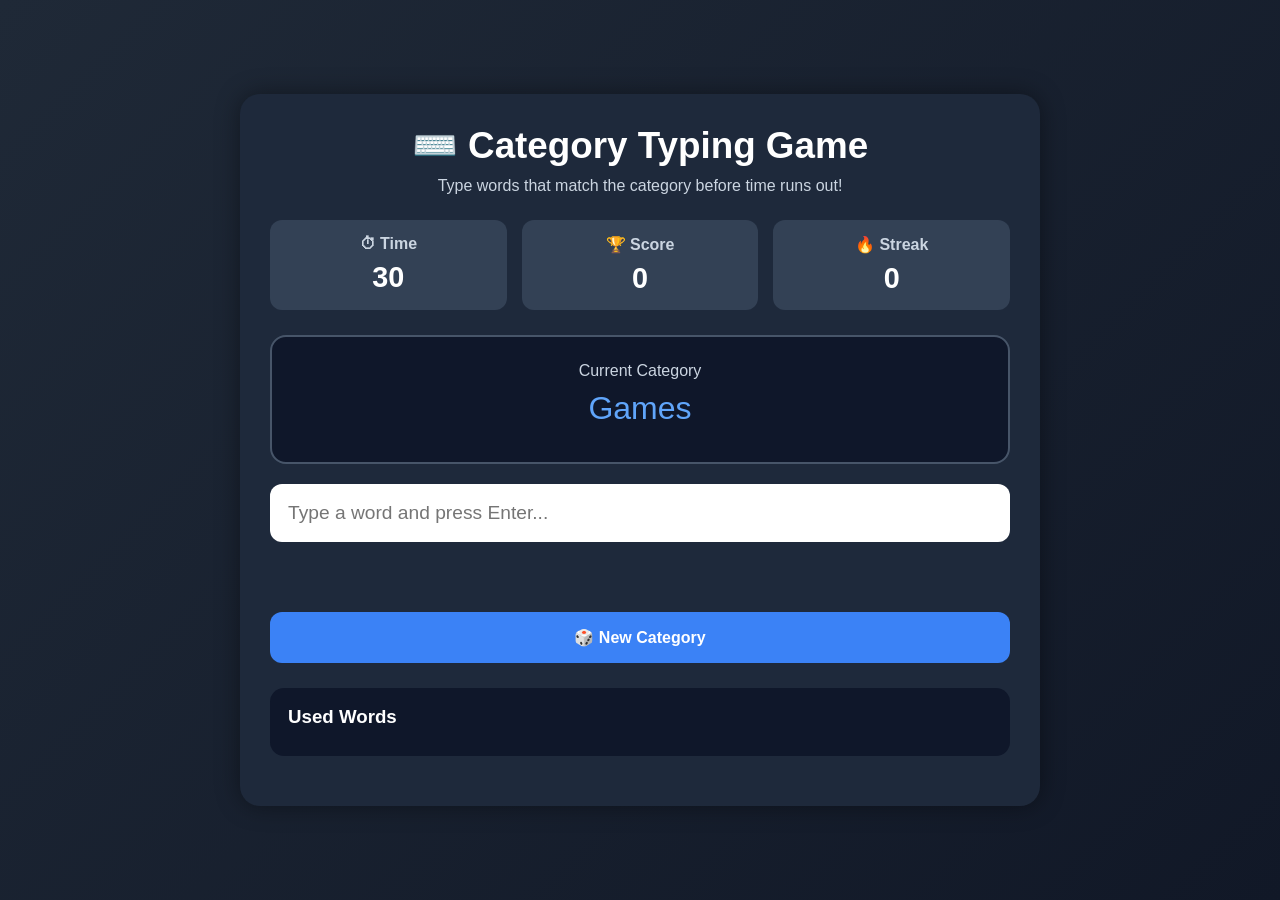
<file:  Guess-the-category.html>
<!DOCTYPE html>
<html lang="en">
<head>
<meta charset="UTF-8" />
<meta name="viewport" content="width=device-width, initial-scale=1.0"/>
<title>Category Typing Game</title>

<style>
    *{
        box-sizing:border-box;
        margin:0;
        padding:0;
        font-family:Arial, Helvetica, sans-serif;
    }

    body{
        background:linear-gradient(135deg,#1f2937,#111827);
        color:white;
        min-height:100vh;
        display:flex;
        justify-content:center;
        align-items:center;
        padding:20px;
    }

    .game{
        width:800px;
        max-width:100%;
        background:#1e293b;
        border-radius:20px;
        padding:30px;
        box-shadow:0 0 25px rgba(0,0,0,.4);
    }

    h1{
        text-align:center;
        margin-bottom:10px;
        font-size:2.3rem;
    }

    .subtitle{
        text-align:center;
        color:#cbd5e1;
        margin-bottom:25px;
    }

    .top{
        display:flex;
        justify-content:space-between;
        gap:15px;
        margin-bottom:25px;
        flex-wrap:wrap;
    }

    .card{
        flex:1;
        min-width:150px;
        background:#334155;
        padding:15px;
        border-radius:12px;
        text-align:center;
    }

    .card h2{
        font-size:1rem;
        margin-bottom:8px;
        color:#cbd5e1;
    }

    .card p{
        font-size:1.8rem;
        font-weight:bold;
    }

    .category-box{
        background:#0f172a;
        border:2px solid #475569;
        border-radius:16px;
        padding:25px;
        text-align:center;
        margin-bottom:20px;
    }

    .category{
        font-size:2rem;
        color:#60a5fa;
        margin-bottom:10px;
    }

    .instruction{
        color:#cbd5e1;
        margin-bottom:10px;
    }

    input{
        width:100%;
        padding:18px;
        border:none;
        outline:none;
        border-radius:12px;
        font-size:1.2rem;
        margin-bottom:20px;
    }

    .feedback{
        min-height:30px;
        text-align:center;
        font-size:1.2rem;
        margin-bottom:20px;
    }

    .correct{
        color:#4ade80;
    }

    .wrong{
        color:#f87171;
    }

    button{
        width:100%;
        padding:16px;
        border:none;
        border-radius:12px;
        background:#3b82f6;
        color:white;
        font-size:1rem;
        font-weight:bold;
        cursor:pointer;
        transition:.2s;
    }

    button:hover{
        background:#2563eb;
    }

    .used-words{
        margin-top:25px;
        background:#0f172a;
        padding:18px;
        border-radius:14px;
    }

    .used-words h3{
        margin-bottom:10px;
    }

    .word-list{
        display:flex;
        flex-wrap:wrap;
        gap:10px;
    }

    .word-chip{
        background:#334155;
        padding:8px 12px;
        border-radius:999px;
    }

    .game-over{
        text-align:center;
        margin-top:20px;
        font-size:1.5rem;
        color:#facc15;
    }
</style>
</head>

<body>

<div class="game">
    <h1>⌨️ Category Typing Game</h1>
    <p class="subtitle">Type words that match the category before time runs out!</p>

    <div class="top">
        <div class="card">
            <h2>⏱ Time</h2>
            <p id="time">30</p>
        </div>

        <div class="card">
            <h2>🏆 Score</h2>
            <p id="score">0</p>
        </div>

        <div class="card">
            <h2>🔥 Streak</h2>
            <p id="streak">0</p>
        </div>
    </div>

    <div class="category-box">
        <div class="instruction">Current Category</div>
        <div class="category" id="category">Animals</div>
    </div>

    <input
        type="text"
        id="input"
        placeholder="Type a word and press Enter..."
        autocomplete="off"
    />

    <div class="feedback" id="feedback"></div>

    <button onclick="newCategory()">🎲 New Category</button>

    <div class="used-words">
        <h3>Used Words</h3>
        <div class="word-list" id="wordList"></div>
    </div>

    <div class="game-over" id="gameOver"></div>
</div>

<script>
const categories = {
    Animals: [
        "dog","cat","lion","tiger","elephant","zebra",
        "giraffe","penguin","bear","wolf","monkey"
    ],

    Foods: [
        "pizza","burger","apple","banana","taco",
        "pasta","rice","salad","cookie","steak"
    ],

    Countries: [
        "canada","brazil","japan","india","france",
        "mexico","italy","china","egypt","spain"
    ],

    Colors: [
        "red","blue","green","yellow","purple",
        "orange","pink","black","white","gray"
    ],

    Sports: [
        "soccer","basketball","tennis","golf",
        "baseball","hockey","cricket","rugby"
    ],

    Games: [
        "minecraft","roblox","fortnite","zelda",
        "mario","tetris","valorant","overwatch"
    ]
};

let currentCategory = "";
let validWords = [];
let usedWords = [];

let score = 0;
let streak = 0;
let time = 30;
let timer;
let gameEnded = false;

const categoryEl = document.getElementById("category");
const inputEl = document.getElementById("input");
const feedbackEl = document.getElementById("feedback");
const scoreEl = document.getElementById("score");
const streakEl = document.getElementById("streak");
const timeEl = document.getElementById("time");
const wordListEl = document.getElementById("wordList");
const gameOverEl = document.getElementById("gameOver");

function startGame(){
    chooseRandomCategory();

    timer = setInterval(() => {
        if(gameEnded) return;

        time--;
        timeEl.textContent = time;

        if(time <= 0){
            endGame();
        }
    },1000);
}

function chooseRandomCategory(){
    const keys = Object.keys(categories);
    currentCategory = keys[Math.floor(Math.random() * keys.length)];

    validWords = categories[currentCategory];
    usedWords = [];

    categoryEl.textContent = currentCategory;
    wordListEl.innerHTML = "";
    feedbackEl.textContent = "";

    inputEl.value = "";
    inputEl.focus();
}

function newCategory(){
    if(gameEnded) return;

    chooseRandomCategory();
}

function addWordChip(word){
    const chip = document.createElement("div");
    chip.className = "word-chip";
    chip.textContent = word;
    wordListEl.appendChild(chip);
}

function showFeedback(message, type){
    feedbackEl.textContent = message;
    feedbackEl.className = "feedback " + type;
}

function updateStats(){
    scoreEl.textContent = score;
    streakEl.textContent = streak;
}

function endGame(){
    gameEnded = true;
    clearInterval(timer);

    inputEl.disabled = true;

    gameOverEl.innerHTML = `
        🎉 Game Over! Final Score: ${score}
        <br><br>
        Refresh page to play again.
    `;
}

inputEl.addEventListener("keydown", (e) => {

    if(e.key !== "Enter") return;

    const word = inputEl.value.trim().toLowerCase();

    if(!word) return;

    if(usedWords.includes(word)){
        showFeedback("⚠ Already used!", "wrong");
        streak = 0;
        updateStats();
        inputEl.value = "";
        return;
    }

    if(validWords.includes(word)){
        usedWords.push(word);

        score += 10;
        streak++;

        if(streak % 5 === 0){
            score += 25;
            showFeedback("🔥 STREAK BONUS +25!", "correct");
        } else {
            showFeedback("✅ Correct!", "correct");
        }

        addWordChip(word);
    } else {
        streak = 0;
        showFeedback("❌ Wrong category word!", "wrong");
    }

    updateStats();
    inputEl.value = "";
});

startGame();
</script>

</body>
</html>
</file>
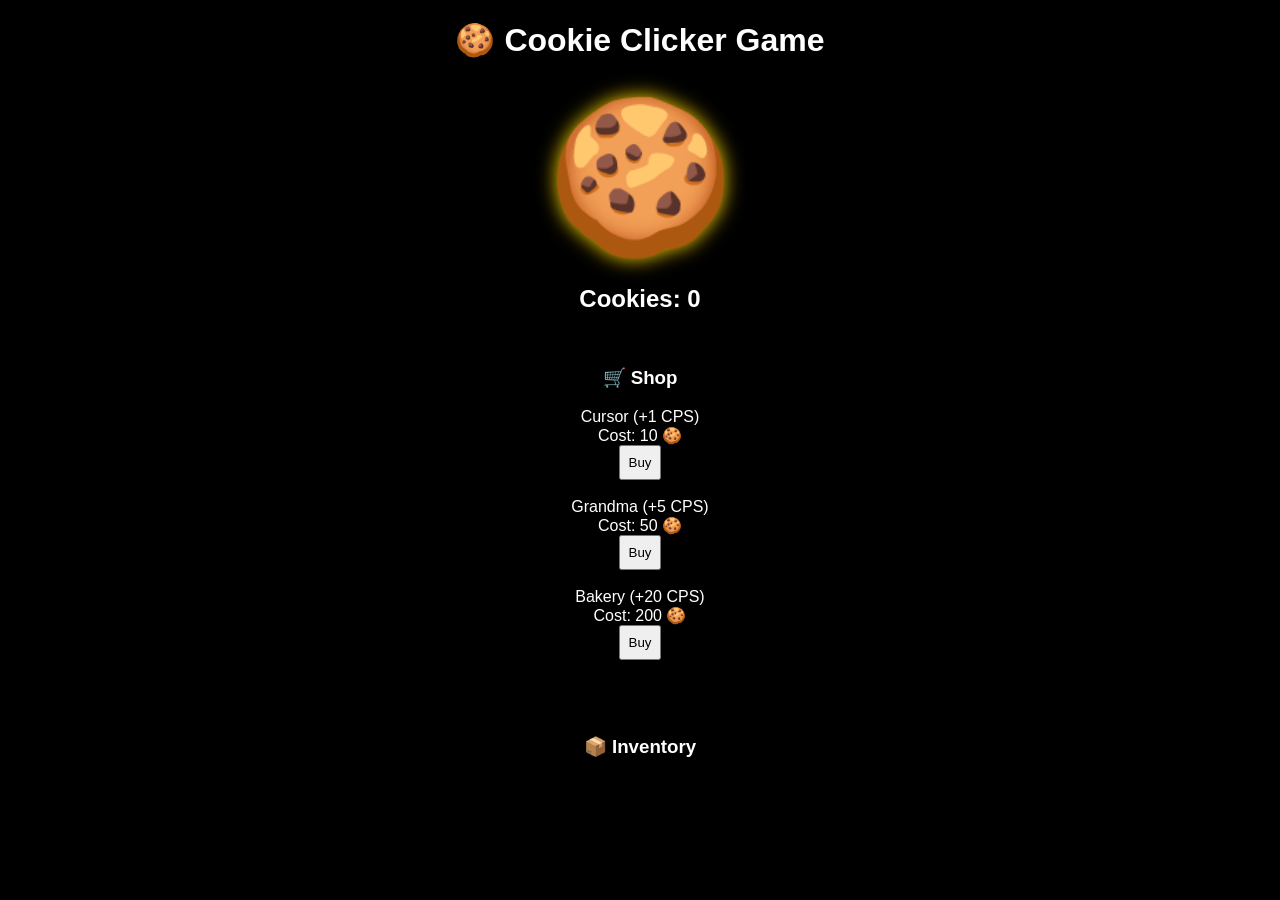
<file: Cookie-game.html>
<!DOCTYPE html>
<html lang="en">
<head>
<meta charset="UTF-8">
<meta name="viewport" content="width=device-width, initial-scale=1.0">
<title>Cookie Clicker Game</title>

<style>
body {
  margin: 0;
  font-family: Arial;
  text-align: center;
  color: white;
  overflow-x: hidden;

  /* 🌄 GAME BACKGROUND */
  background: black;
}

/* floating cookie particles */
.cookie-bg {
  position: fixed;
  top: -50px;
  font-size: 24px;
  animation: fall linear infinite;
  opacity: 0.6;
}

@keyframes fall {
  0% { transform: translateY(-50px); }
  100% { transform: translateY(110vh); }
}

/* main cookie */
#cookie {
  font-size: 150px;
  cursor: pointer;
  user-select: none;
  transition: transform 0.05s;
  margin-top: 30px;
  filter: drop-shadow(0 0 10px gold);
}

#cookie:active {
  transform: scale(0.95);
}

/* panels */
.panel {
  background: rgba(0,0,0,0.4);
  margin: 10px auto;
  padding: 15px;
  border-radius: 12px;
  width: 420px;
  box-shadow: 0 0 10px rgba(0,0,0,0.5);
}

button {
  padding: 8px;
  cursor: pointer;
}

h1 {
  text-shadow: 0 0 10px black;
}
</style>
</head>

<body>

<h1>🍪 Cookie Clicker Game</h1>

<div id="cookie">🍪</div>

<h2>Cookies: <span id="count">0</span></h2>

<div class="panel">
  <h3>🛒 Shop</h3>
  <div id="shop"></div>
</div>

<div class="panel">
  <h3>📦 Inventory</h3>
  <div id="inv"></div>
</div>

<script>
let cookies = 0;
let cps = 0;

const items = [
  { name: "Cursor", cost: 10, owned: 0, cps: 1 },
  { name: "Grandma", cost: 50, owned: 0, cps: 5 },
  { name: "Bakery", cost: 200, owned: 0, cps: 20 }
];

const cookieEl = document.getElementById("cookie");
const countEl = document.getElementById("count");
const shopEl = document.getElementById("shop");
const invEl = document.getElementById("inv");

function price(item) {
  return Math.floor(item.cost * Math.pow(1.2, item.owned));
}

function update() {
  countEl.textContent = Math.floor(cookies);
  renderShop();
  renderInv();
}

cookieEl.onclick = () => {
  cookies += 1;
  update();
};

function buy(i) {
  let item = items[i];
  let cost = price(item);

  if (cookies >= cost) {
    cookies -= cost;
    item.owned++;
    cps += item.cps;
    update();
  }
}

function renderShop() {
  shopEl.innerHTML = "";
  items.forEach((item, i) => {
    shopEl.innerHTML += `
      <div>
        ${item.name} (+${item.cps} CPS)<br>
        Cost: ${price(item)} 🍪<br>
        <button onclick="buy(${i})">Buy</button>
      </div><br>
    `;
  });
}

function renderInv() {
  invEl.innerHTML = "";
  items.forEach(item => {
    if (item.owned > 0) {
      invEl.innerHTML += `${item.name} x${item.owned}<br>`;
    }
  });
}

setInterval(() => {
  cookies += cps;
  update();
}, 1000);

// 🌟 floating cookies background effect
function spawnCookie() {
  const c = document.createElement("div");
  c.className = "cookie-bg";
  c.textContent = "🍪";
  c.style.left = Math.random() * 100 + "vw";
  c.style.animationDuration = (3 + Math.random() * 5) + "s";
  document.body.appendChild(c);

  setTimeout(() => c.remove(), 8000);
}

setInterval(spawnCookie, 400);

update();
</script>

</body>
</html>
</file>
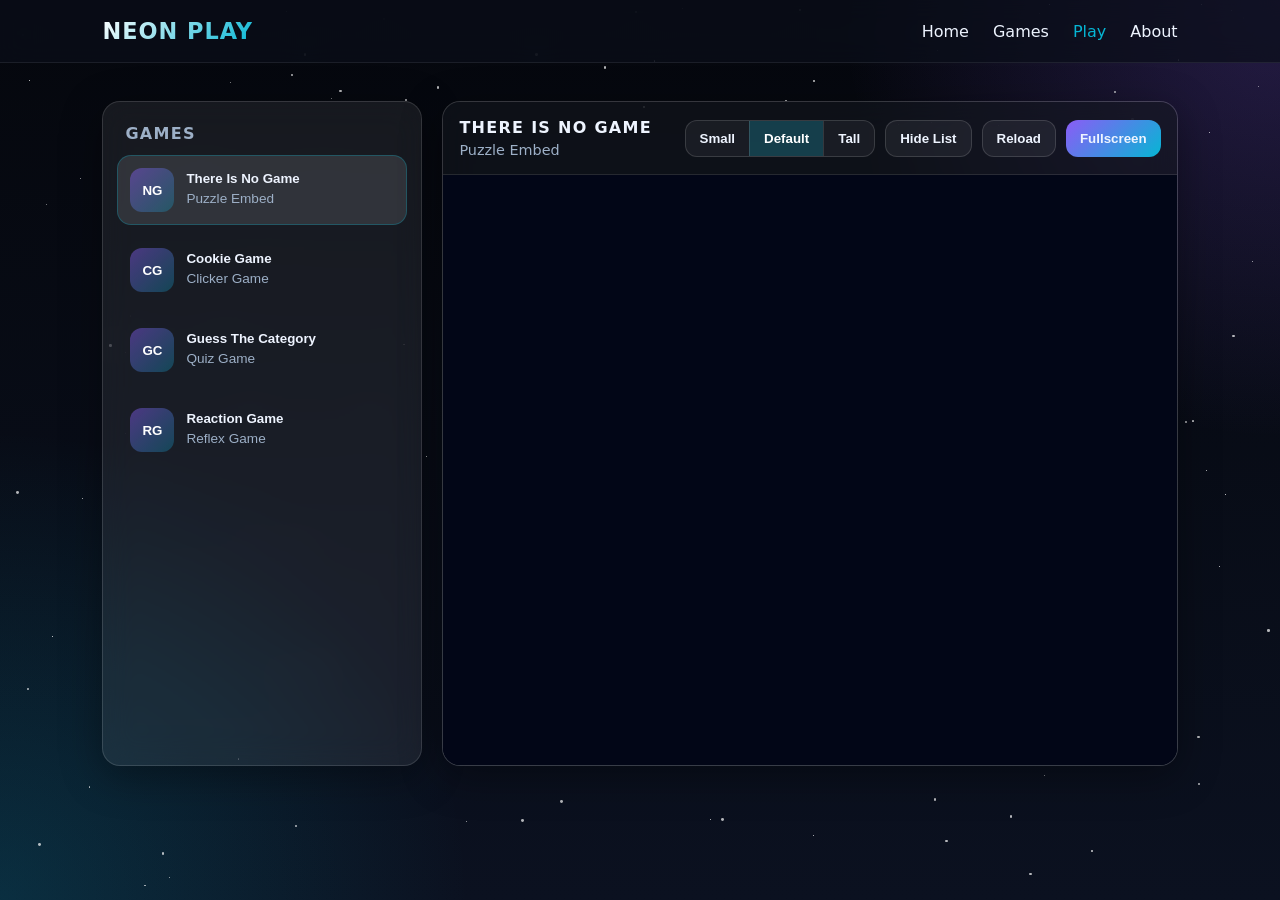
<file: play.html>
<!DOCTYPE html>
<html lang="en">

<head>
    <meta charset="UTF-8" />
    <meta name="viewport" content="width=device-width, initial-scale=1.0" />
    <title>Play Games | NEON PLAY</title>

    <style>
        :root {
            --bg: #070b12;
            --panel: rgba(255, 255, 255, .07);
            --panel-strong: rgba(255, 255, 255, .11);
            --panel-border: rgba(255, 255, 255, .13);
            --text: #eef4ff;
            --muted: #9db0c7;
            --brand: #8b5cf6;
            --brand2: #06b6d4;
            --radius: 18px;
        }

        * {
            box-sizing: border-box;
            margin: 0;
            padding: 0;
        }

        html,
        body {
            min-height: 100%;
        }

        body {
            color: var(--text);
            font-family: Inter, ui-sans-serif, system-ui, -apple-system, BlinkMacSystemFont, "Segoe UI", sans-serif;
            background:
                radial-gradient(circle at top right, rgba(139, 92, 246, .24), transparent 28%),
                radial-gradient(circle at bottom left, rgba(6, 182, 212, .18), transparent 30%),
                linear-gradient(to bottom, #05070d, #0b1120);
            overflow-x: hidden;
        }

        #star-container {
            position: fixed;
            inset: 0;
            z-index: 0;
            pointer-events: none;
            overflow: hidden;
        }

        .star {
            position: absolute;
            background: white;
            border-radius: 50%;
            opacity: .7;
            animation: twinkle var(--duration) infinite ease-in-out;
        }

        @keyframes twinkle {
            0%,
            100% {
                opacity: .2;
                transform: scale(.8);
            }

            50% {
                opacity: 1;
                transform: scale(1.4);
            }
        }

        nav {
            position: sticky;
            top: 0;
            z-index: 10;
            display: flex;
            justify-content: space-between;
            align-items: center;
            padding: 18px 8%;
            background: rgba(10, 15, 25, .72);
            backdrop-filter: blur(12px);
            border-bottom: 1px solid rgba(255, 255, 255, .08);
        }

        .logo {
            font-size: 1.4rem;
            font-weight: 800;
            letter-spacing: 1px;
            background: linear-gradient(135deg, white, var(--brand2));
            -webkit-background-clip: text;
            -webkit-text-fill-color: transparent;
        }

        nav ul {
            display: flex;
            gap: 24px;
            list-style: none;
        }

        nav a {
            color: var(--text);
            text-decoration: none;
            transition: .25s ease;
        }

        nav a:hover,
        nav a.active {
            color: var(--brand2);
        }

        main {
            position: relative;
            z-index: 1;
            width: min(1500px, 100%);
            margin: 0 auto;
            padding: 38px 8% 48px;
        }

        .page-header {
            display: flex;
            justify-content: space-between;
            align-items: end;
            gap: 24px;
            margin-bottom: 24px;
        }

        .page-header h1 {
            font-size: clamp(2.3rem, 5vw, 4.8rem);
            line-height: .95;
            background: linear-gradient(135deg, white 15%, var(--brand2));
            -webkit-background-clip: text;
            -webkit-text-fill-color: transparent;
        }

        .page-header p {
            max-width: 520px;
            color: var(--muted);
            line-height: 1.6;
        }

        .player-shell {
            display: grid;
            grid-template-columns: minmax(260px, 320px) minmax(0, 1fr);
            gap: 20px;
            align-items: stretch;
        }

        .player-shell.list-hidden {
            grid-template-columns: 1fr;
        }

        .player-shell.list-hidden .game-list {
            display: none;
        }

        .game-list,
        .player-panel {
            background: var(--panel);
            border: 1px solid var(--panel-border);
            border-radius: var(--radius);
            backdrop-filter: blur(16px);
            box-shadow: 0 10px 40px rgba(0, 0, 0, .36);
        }

        .game-list {
            padding: 14px;
        }

        .game-list h2,
        .player-title h2 {
            font-size: 1rem;
            letter-spacing: .08em;
            text-transform: uppercase;
        }

        .game-list h2 {
            margin: 8px 8px 12px;
            color: var(--muted);
        }

        .game-option {
            width: 100%;
            display: grid;
            grid-template-columns: 44px 1fr;
            gap: 12px;
            align-items: center;
            padding: 12px;
            margin-bottom: 10px;
            border: 1px solid transparent;
            border-radius: 14px;
            background: transparent;
            color: var(--text);
            cursor: pointer;
            text-align: left;
            transition: .2s ease;
        }

        .game-option:hover,
        .game-option.active {
            background: var(--panel-strong);
            border-color: rgba(6, 182, 212, .28);
        }

        .game-icon {
            display: grid;
            place-items: center;
            width: 44px;
            height: 44px;
            border-radius: 12px;
            background: linear-gradient(135deg, rgba(139, 92, 246, .45), rgba(6, 182, 212, .28));
            font-weight: 800;
            color: white;
        }

        .game-name {
            display: block;
            font-weight: 800;
            margin-bottom: 4px;
        }

        .game-meta {
            display: block;
            color: var(--muted);
            font-size: .85rem;
            line-height: 1.35;
        }

        .player-panel {
            min-height: 660px;
            overflow: hidden;
        }

        .player-panel:fullscreen {
            display: flex;
            flex-direction: column;
            position: relative;
            width: 100vw;
            height: 100vh;
            border: 0;
            border-radius: 0;
            background:
                radial-gradient(circle at top right, rgba(139, 92, 246, .18), transparent 32%),
                linear-gradient(to bottom, #05070d, #0b1120);
        }

        .player-panel:fullscreen .frame-wrap {
            height: 100vh;
            min-height: 100vh;
        }

        .player-panel:fullscreen .player-toolbar {
            position: absolute;
            top: 0;
            left: 0;
            right: 0;
            z-index: 20;
            opacity: 0;
            transform: translateY(-100%);
            transition: opacity .22s ease, transform .22s ease;
        }

        .player-panel:fullscreen::before {
            content: "";
            position: absolute;
            top: 0;
            left: 0;
            right: 0;
            z-index: 19;
            height: 72px;
        }

        .player-panel:fullscreen.controls-visible .player-toolbar,
        .player-panel:fullscreen .player-toolbar:focus-within {
            opacity: 1;
            transform: translateY(0);
        }

        .player-toolbar {
            display: flex;
            justify-content: space-between;
            align-items: center;
            gap: 16px;
            padding: 16px;
            border-bottom: 1px solid rgba(255, 255, 255, .1);
            background: rgba(4, 8, 16, .5);
        }

        .player-title p {
            margin-top: 5px;
            color: var(--muted);
            font-size: .9rem;
        }

        .toolbar-actions {
            display: flex;
            gap: 10px;
            flex-wrap: wrap;
            justify-content: flex-end;
        }

        .control-group {
            display: flex;
            overflow: hidden;
            border: 1px solid rgba(255, 255, 255, .14);
            border-radius: 12px;
            background: rgba(255, 255, 255, .05);
        }

        .control-group .action-btn {
            border: 0;
            border-radius: 0;
            background: transparent;
        }

        .control-group .action-btn + .action-btn {
            border-left: 1px solid rgba(255, 255, 255, .12);
        }

        .control-group .action-btn.active {
            background: rgba(6, 182, 212, .22);
            color: white;
        }

        .action-btn {
            border: 1px solid rgba(255, 255, 255, .14);
            border-radius: 12px;
            padding: 10px 14px;
            background: rgba(255, 255, 255, .06);
            color: var(--text);
            font-weight: 700;
            text-decoration: none;
            cursor: pointer;
            transition: .2s ease;
        }

        .action-btn:hover {
            background: rgba(255, 255, 255, .1);
            border-color: rgba(6, 182, 212, .38);
        }

        .action-btn.primary {
            border: 0;
            background: linear-gradient(135deg, var(--brand), var(--brand2));
        }

        .frame-wrap {
            height: 590px;
            background: #020617;
        }

        .frame-wrap.compact {
            height: 460px;
        }

        .frame-wrap.tall {
            height: 720px;
        }

        iframe {
            width: 100%;
            height: 100%;
            border: 0;
            display: block;
            background: #020617;
        }

        @media (max-width: 900px) {
            nav {
                padding: 16px 20px;
                align-items: flex-start;
                gap: 16px;
            }

            nav ul {
                flex-wrap: wrap;
                gap: 12px;
                justify-content: flex-end;
            }

            main {
                padding: 28px 20px 34px;
            }

            .page-header {
                display: block;
            }

            .page-header p {
                margin-top: 14px;
            }

            .player-shell {
                grid-template-columns: 1fr;
            }

            .game-list {
                display: grid;
                grid-template-columns: repeat(2, minmax(0, 1fr));
                gap: 10px;
            }

            .game-list h2 {
                grid-column: 1 / -1;
            }

            .game-option {
                margin: 0;
            }

            .player-panel {
                min-height: 560px;
            }

            .frame-wrap {
                height: 500px;
            }
        }

        @media (max-width: 560px) {
            nav {
                display: block;
            }

            nav ul {
                margin-top: 14px;
                justify-content: flex-start;
            }

            .game-list {
                grid-template-columns: 1fr;
            }

            .player-toolbar {
                align-items: flex-start;
                flex-direction: column;
            }

            .toolbar-actions,
            .action-btn {
                width: 100%;
            }

            .control-group {
                width: 100%;
            }

            .control-group .action-btn {
                width: 33.333%;
            }

            .action-btn {
                text-align: center;
            }

            .frame-wrap {
                height: 460px;
            }
        }
    </style>
</head>

<body>
    <div id="star-container"></div>

    <nav>
        <div class="logo">NEON PLAY</div>

        <ul>
            <li><a href="index.html">Home</a></li>
            <li><a href="games.html">Games</a></li>
            <li><a href="#" class="active">Play</a></li>
            <li><a href="about.html">About</a></li>
        </ul>
    </nav>

    <main>


        <section class="player-shell" aria-label="Embedded game player" id="playerShell">
            <aside class="game-list" aria-label="Game list">
                <h2>Games</h2>

                <button class="game-option active" type="button" data-game="there-is-no-game" data-title="There Is No Game" data-kind="Puzzle Embed" data-src="thereisnogame.html">
                    <span class="game-icon">NG</span>
                    <span>
                        <span class="game-name">There Is No Game</span>
                        <span class="game-meta">Puzzle Embed</span>
                    </span>
                </button>

             <!--  <button class="game-option" type="button" data-game="typing-battle" data-title="Typing Battle Arena" data-kind="Typing Game" data-src="typingBattle.html">
                    <span class="game-icon">TB</span>
                    <span>
                        <span class="game-name">Typing Battle Arena</span>
                        <span class="game-meta">Typing Game</span>
                    </span>
                </button>
            
-->
                <button class="game-option" type="button" data-game="cookie-game" data-title="Cookie Game" data-kind="Clicker Game" data-src="Cookie-game.html">
                    <span class="game-icon">CG</span>
                    <span>
                        <span class="game-name">Cookie Game</span>
                        <span class="game-meta">Clicker Game</span>
                    </span>
                </button>

            

                <button class="game-option" type="button" data-game="guess-the-category" data-title="Guess The Category" data-kind="Quiz Game" data-src="Guess-the-category.html">
                    <span class="game-icon">GC</span>
                    <span>
                        <span class="game-name">Guess The Category</span>
                        <span class="game-meta">Quiz Game</span>
                    </span>
                </button>

                <button class="game-option" type="button" data-game="reaction-game" data-title="Reaction Game" data-kind="Reflex Game" data-src="Reaction-game.html">
                    <span class="game-icon">RG</span>
                    <span>
                        <span class="game-name">Reaction Game</span>
                        <span class="game-meta">Reflex Game</span>
                    </span>
                </button>
            </aside>

            <section class="player-panel" id="playerPanel">
                <div class="player-toolbar">
                    <div class="player-title">
                        <h2 id="currentTitle">There Is No Game</h2>
                        <p id="currentKind">Puzzle Embed</p>
                    </div>

                    <div class="toolbar-actions">
                        <div class="control-group" aria-label="Player size">
                            <button class="action-btn size-btn" type="button" data-size="compact">Small</button>
                            <button class="action-btn size-btn active" type="button" data-size="default">Default</button>
                            <button class="action-btn size-btn" type="button" data-size="tall">Tall</button>
                        </div>
                        <button class="action-btn" type="button" id="toggleList">Hide List</button>
                        <button class="action-btn" type="button" id="reloadGame">Reload</button>
                        <button class="action-btn primary" type="button" id="fullscreenGame">Fullscreen</button>
                    </div>
                </div>

                <div class="frame-wrap" id="frameWrap">
                    <iframe id="gameFrame" title="There Is No Game" src="thereisnogame.html" allowfullscreen></iframe>
                </div>
            </section>
        </section>
    </main>

    <script>
        const starContainer = document.getElementById("star-container");

        for (let i = 0; i < 180; i++) {
            const star = document.createElement("div");
            const size = Math.random() * 3;

            star.className = "star";
            star.style.width = `${size}px`;
            star.style.height = `${size}px`;
            star.style.left = `${Math.random() * 100}%`;
            star.style.top = `${Math.random() * 100}%`;
            star.style.setProperty("--duration", `${2 + Math.random() * 4}s`);

            starContainer.appendChild(star);
        }

        const gameFrame = document.getElementById("gameFrame");
        const playerShell = document.getElementById("playerShell");
        const playerPanel = document.getElementById("playerPanel");
        const frameWrap = document.getElementById("frameWrap");
        const currentTitle = document.getElementById("currentTitle");
        const currentKind = document.getElementById("currentKind");
        const reloadGame = document.getElementById("reloadGame");
        const fullscreenGame = document.getElementById("fullscreenGame");
        const toggleList = document.getElementById("toggleList");
        const sizeButtons = document.querySelectorAll(".size-btn");
        const gameOptions = document.querySelectorAll(".game-option");

        function setGame(option) {
            const title = option.dataset.title;
            const kind = option.dataset.kind;
            const src = option.dataset.src;

            gameOptions.forEach((item) => item.classList.remove("active"));
            option.classList.add("active");

            currentTitle.textContent = title;
            currentKind.textContent = kind;
            gameFrame.src = src;
            gameFrame.title = title;
        }

        gameOptions.forEach((option) => {
            option.addEventListener("click", () => setGame(option));
        });

        const requestedGame = new URLSearchParams(window.location.search).get("game");
        const requestedOption = requestedGame
            ? document.querySelector(`.game-option[data-game="${requestedGame}"]`)
            : null;

        if (requestedOption) {
            setGame(requestedOption);
        }

        reloadGame.addEventListener("click", () => {
            gameFrame.src = gameFrame.src;
        });

        fullscreenGame.addEventListener("click", () => {
            if (document.fullscreenElement) {
                document.exitFullscreen();
                return;
            }

            if (playerPanel.requestFullscreen) {
                playerPanel.requestFullscreen().catch(() => {
                    fullscreenGame.textContent = "Fullscreen";
                });
            }
        });

        document.addEventListener("fullscreenchange", () => {
            fullscreenGame.textContent = document.fullscreenElement ? "Exit Fullscreen" : "Fullscreen";
            playerPanel.classList.remove("controls-visible");
        });

        playerPanel.addEventListener("mousemove", (event) => {
            if (!document.fullscreenElement) {
                return;
            }

            playerPanel.classList.toggle("controls-visible", event.clientY <= 90);
        });

        playerPanel.addEventListener("mouseleave", () => {
            playerPanel.classList.remove("controls-visible");
        });

        toggleList.addEventListener("click", () => {
            const isHidden = playerShell.classList.toggle("list-hidden");
            toggleList.textContent = isHidden ? "Show List" : "Hide List";
        });

        sizeButtons.forEach((button) => {
            button.addEventListener("click", () => {
                const size = button.dataset.size;

                sizeButtons.forEach((item) => item.classList.remove("active"));
                button.classList.add("active");

                frameWrap.classList.remove("compact", "tall");

                if (size !== "default") {
                    frameWrap.classList.add(size);
                }
            });
        });
    </script>
</body>

</html>
</file>
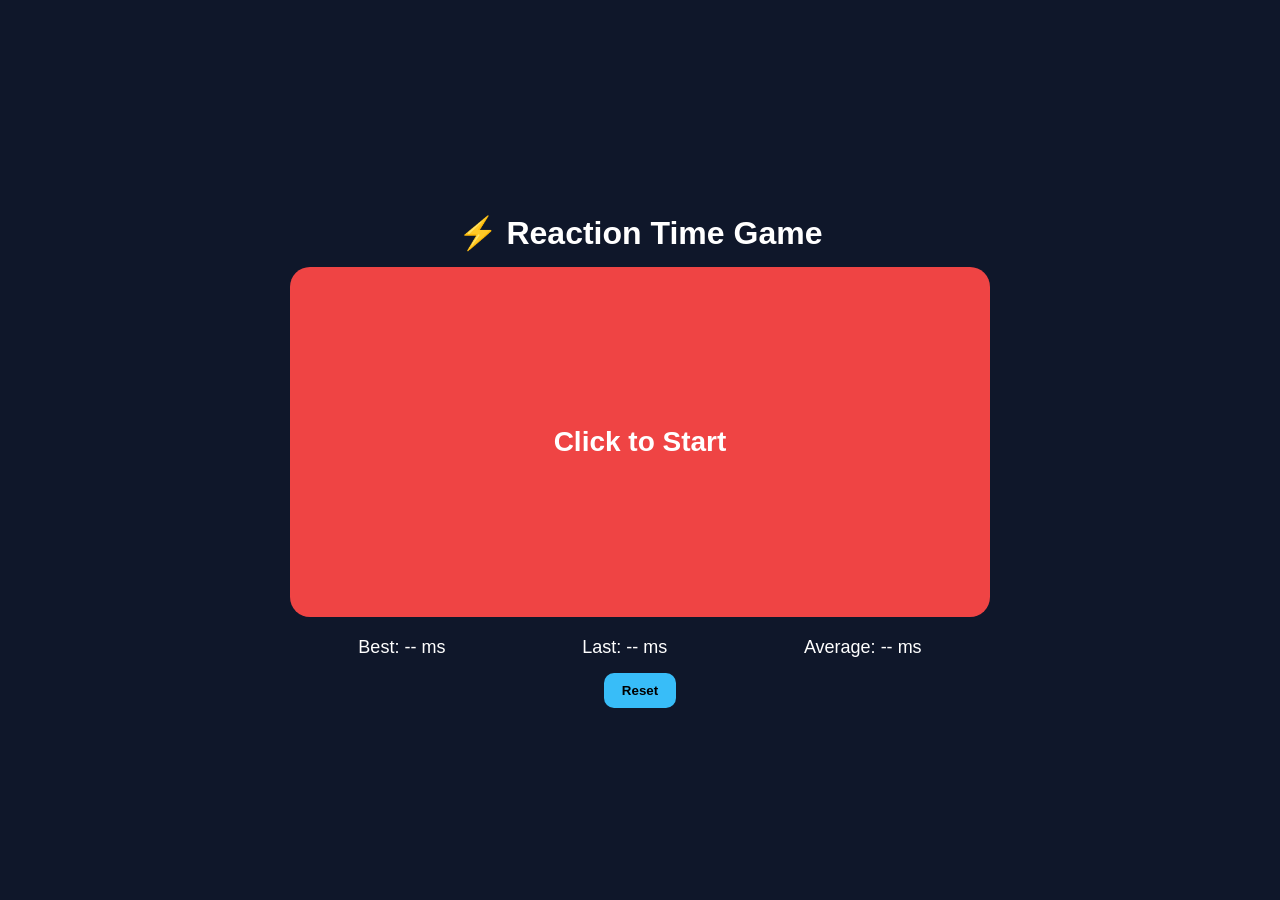
<file: Reaction-game.html>
<!DOCTYPE html>
<html lang="en">
<head>
<meta charset="UTF-8" />
<meta name="viewport" content="width=device-width, initial-scale=1.0"/>
<title>Reaction Time Game</title>

<style>
body{
  margin:0;
  font-family:Arial, sans-serif;
  height:100vh;
  display:flex;
  justify-content:center;
  align-items:center;
  background:#0f172a;
  color:white;
}

.container{
  width:100%;
  max-width:700px;
  text-align:center;
  padding:20px;
}

h1{
  margin-bottom:15px;
}

#box{
  height:350px;
  border-radius:20px;
  display:flex;
  justify-content:center;
  align-items:center;
  font-size:28px;
  font-weight:bold;
  cursor:pointer;
  user-select:none;
  background:#ef4444;
  transition:0.15s;
}

#box:active{
  transform:scale(0.98);
}

.stats{
  margin-top:20px;
  display:flex;
  justify-content:space-around;
  font-size:18px;
}

button{
  margin-top:15px;
  padding:10px 18px;
  border:none;
  border-radius:10px;
  background:#38bdf8;
  font-weight:bold;
  cursor:pointer;
}
</style>
</head>

<body>

<div class="container">
  <h1>⚡ Reaction Time Game</h1>

  <div id="box">Click to Start</div>

  <div class="stats">
    <div>Best: <span id="best">--</span> ms</div>
    <div>Last: <span id="last">--</span> ms</div>
    <div>Average: <span id="avg">--</span> ms</div>
  </div>

  <button onclick="resetGame()">Reset</button>
</div>

<script>
const box = document.getElementById("box");
const bestEl = document.getElementById("best");
const lastEl = document.getElementById("last");
const avgEl = document.getElementById("avg");

let state = "idle"; // idle | waiting | ready
let startTime = 0;
let times = [];

function randomDelay(){
  return Math.random() * 3000 + 1500;
}

function startRound(){
  state = "waiting";
  box.style.background = "#b91c1c";
  box.textContent = "Wait for green...";

  setTimeout(() => {
    box.style.background = "#22c55e";
    box.textContent = "CLICK!";
    startTime = performance.now();
    state = "ready";
  }, randomDelay());
}

function updateStats(time){
  times.push(time);

  const best = Math.min(...times);
  const avg = Math.round(times.reduce((a,b)=>a+b,0) / times.length);

  bestEl.textContent = best;
  lastEl.textContent = time;
  avgEl.textContent = avg;
}

box.addEventListener("click", () => {

  if(state === "idle"){
    startRound();
    return;
  }

  // too early
  if(state === "waiting"){
    box.style.background = "#f59e0b";
    box.textContent = "Too early! Click to retry";
    state = "idle";
    return;
  }

  // correct click
  if(state === "ready"){
    const reaction = Math.round(performance.now() - startTime);

    box.style.background = "#1d4ed8";
    box.textContent = reaction + " ms";

    updateStats(reaction);

    state = "idle";

    setTimeout(startRound, 1000);
  }
});

function resetGame(){
  times = [];
  bestEl.textContent = "--";
  lastEl.textContent = "--";
  avgEl.textContent = "--";
  state = "idle";
  box.style.background = "#ef4444";
  box.textContent = "Click to Start";
}
</script>

</body>
</html>
</file>
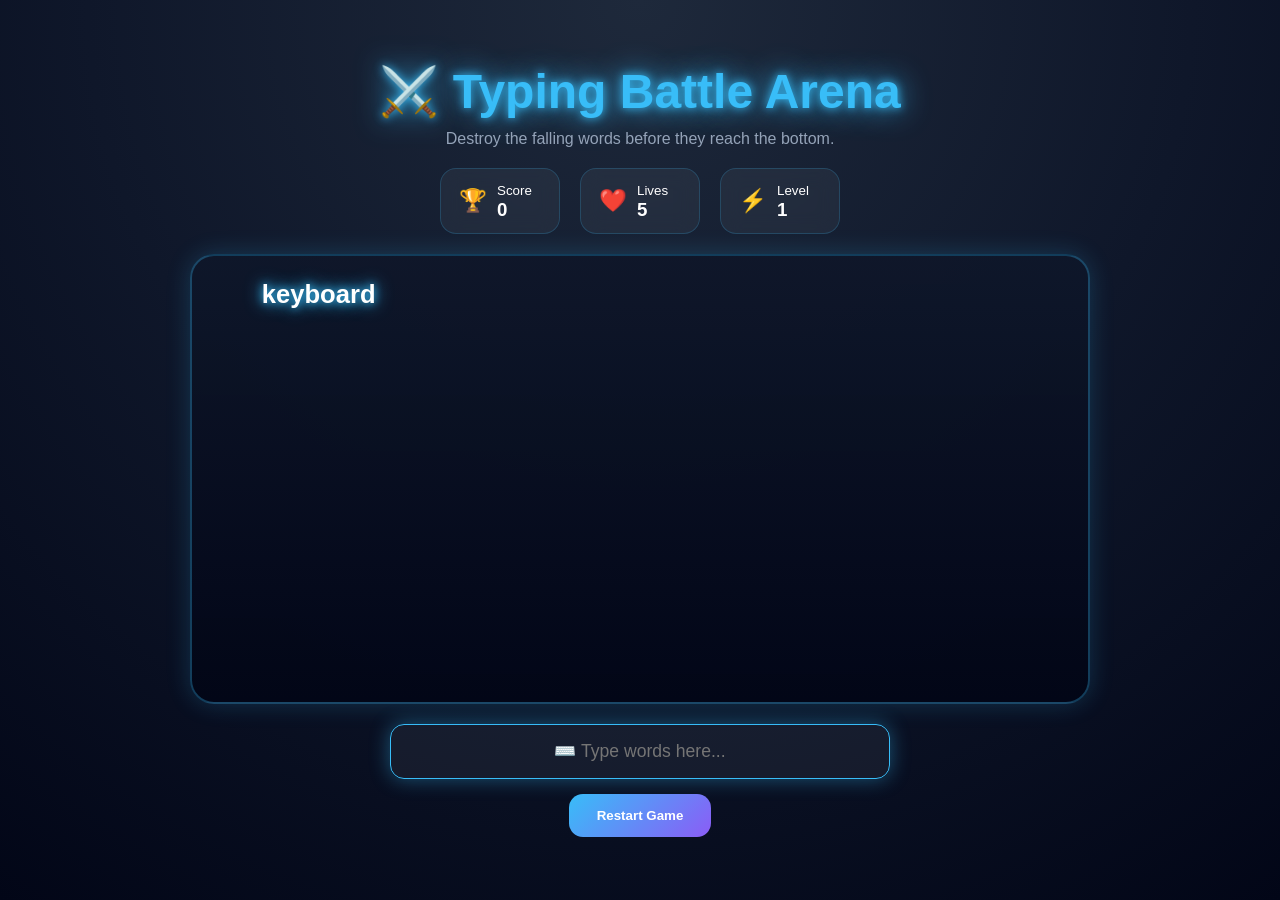
<file: typingBattle.html>
<!DOCTYPE html>
<html lang="en">
<head>
<meta charset="UTF-8">
<meta name="viewport" content="width=device-width, initial-scale=1.0">
<title>⚔️ Typing Battle Arena</title>

<style>
*{
    margin:0;
    padding:0;
    box-sizing:border-box;
}

body{
    font-family:'Segoe UI',sans-serif;
    background:
        radial-gradient(circle at top,
        #1e293b 0%,
        #0f172a 50%,
        #020617 100%);
    color:white;
    overflow:hidden;
    height:100vh;
}

.container{
    display:flex;
    flex-direction:column;
    align-items:center;
    justify-content:center;
    height:100vh;
    padding:20px;
}

h1{
    font-size:3rem;
    font-weight:800;
    margin-bottom:10px;
    color:#38bdf8;
    text-shadow:
        0 0 10px #38bdf8,
        0 0 30px #38bdf8;
}

.subtitle{
    color:#94a3b8;
    margin-bottom:20px;
}

.scoreboard{
    display:flex;
    gap:20px;
    margin-bottom:20px;
    flex-wrap:wrap;
    justify-content:center;
}

.stat-card{
    display:flex;
    align-items:center;
    gap:10px;
    background:rgba(255,255,255,0.05);
    border:1px solid rgba(56,189,248,0.2);
    border-radius:16px;
    padding:12px 18px;
    backdrop-filter:blur(10px);
    min-width:120px;
}

.stat-card span{
    font-size:1.4rem;
}

.game-area{
    width:90%;
    max-width:900px;
    height:450px;
    position:relative;
    overflow:hidden;

    background:
        linear-gradient(
            180deg,
            rgba(15,23,42,.95),
            rgba(2,6,23,.98)
        );

    border:2px solid rgba(56,189,248,.3);
    border-radius:24px;

    box-shadow:
        0 0 25px rgba(56,189,248,.2);
}

.word{
    position:absolute;
    font-size:1.6rem;
    font-weight:bold;
    color:white;

    text-shadow:
        0 0 8px #38bdf8,
        0 0 18px #38bdf8;

    animation:glow 1s infinite alternate;
}

@keyframes glow{
    from{
        text-shadow:
            0 0 8px #38bdf8;
    }

    to{
        text-shadow:
            0 0 12px #38bdf8,
            0 0 28px #8b5cf6;
    }
}

.controls{
    display:flex;
    flex-direction:column;
    align-items:center;
    width:100%;
}

input{
    width:90%;
    max-width:500px;
    margin-top:20px;
    padding:16px;

    font-size:1.1rem;
    text-align:center;

    color:white;
    background:rgba(255,255,255,.05);

    border:1px solid rgba(56,189,248,.3);
    border-radius:14px;

    outline:none;
}

input:focus{
    border-color:#38bdf8;
    box-shadow:0 0 20px rgba(56,189,248,.4);
}

button{
    margin-top:15px;
    padding:14px 28px;
    border:none;
    border-radius:14px;

    background:
        linear-gradient(
            135deg,
            #38bdf8,
            #8b5cf6
        );

    color:white;
    font-weight:bold;
    cursor:pointer;

    transition:.25s;
}

button:hover{
    transform:scale(1.05);
}

.game-over{
    position:absolute;
    inset:0;

    display:flex;
    flex-direction:column;
    align-items:center;
    justify-content:center;

    background:rgba(0,0,0,.9);
    visibility:hidden;
    z-index:10;
}

.game-over h2{
    font-size:3rem;
    color:#ef4444;
    margin-bottom:10px;
}

.game-over p{
    font-size:1.4rem;
    margin-bottom:15px;
}
</style>
</head>

<body>

<div class="container">

    <h1>⚔️ Typing Battle Arena</h1>
    <p class="subtitle">Destroy the falling words before they reach the bottom.</p>

    <div class="scoreboard">

        <div class="stat-card">
            <span>🏆</span>
            <div>
                <small>Score</small>
                <h3 id="score">0</h3>
            </div>
        </div>

        <div class="stat-card">
            <span>❤️</span>
            <div>
                <small>Lives</small>
                <h3 id="lives">5</h3>
            </div>
        </div>

        <div class="stat-card">
            <span>⚡</span>
            <div>
                <small>Level</small>
                <h3 id="level">1</h3>
            </div>
        </div>

    </div>

    <div class="game-area" id="gameArea">

        <div class="game-over" id="gameOver">
            <h2>💀 GAME OVER</h2>
            <p>Final Score: <span id="finalScore">0</span></p>
            <button onclick="restartGame()">Play Again</button>
        </div>

    </div>

    <div class="controls">
        <input
            type="text"
            id="input"
            autocomplete="off"
            placeholder="⌨️ Type words here..."
        >

        <button onclick="restartGame()">Restart Game</button>
    </div>

</div>

<script>
const WORDS = [
"javascript","dragon","galaxy","battle","wizard",
"rocket","victory","lightning","adventure","typing",
"challenge","keyboard","future","pixel","speed",
"gaming","energy","cyber","ninja","storm"
];

const gameArea = document.getElementById("gameArea");
const input = document.getElementById("input");

const scoreEl = document.getElementById("score");
const livesEl = document.getElementById("lives");
const levelEl = document.getElementById("level");

const gameOverEl = document.getElementById("gameOver");
const finalScoreEl = document.getElementById("finalScore");

let activeWords = [];
let score = 0;
let lives = 5;
let level = 1;
let speed = 1;
let gameRunning = true;

function randomWord(){
    return WORDS[Math.floor(Math.random()*WORDS.length)];
}

function spawnWord(){

    if(!gameRunning) return;

    const word = document.createElement("div");
    word.className = "word";

    const text = randomWord();

    word.textContent = text;
    word.style.left =
        Math.random() * (gameArea.clientWidth - 150) + "px";

    word.style.top = "-40px";

    gameArea.appendChild(word);

    activeWords.push({
        el:word,
        text:text,
        y:-40
    });
}

function updateWords(){

    for(let i = activeWords.length - 1; i >= 0; i--){

        const wordObj = activeWords[i];

        wordObj.y += speed;
        wordObj.el.style.top = wordObj.y + "px";

        if(wordObj.y > gameArea.clientHeight - 40){

            wordObj.el.remove();
            activeWords.splice(i,1);

            loseLife();
        }
    }
}

function loseLife(){

    lives--;

    livesEl.textContent = lives;

    if(lives <= 0){
        endGame();
    }
}

function endGame(){

    gameRunning = false;

    finalScoreEl.textContent = score;
    gameOverEl.style.visibility = "visible";
}

function restartGame(){
    location.reload();
}

input.addEventListener("input",()=>{

    const typed = input.value.trim().toLowerCase();

    for(let i = activeWords.length - 1; i >= 0; i--){

        const wordObj = activeWords[i];

        if(typed === wordObj.text){

            createExplosion(wordObj);

            wordObj.el.remove();
            activeWords.splice(i,1);

            score += 10;
            scoreEl.textContent = score;

            input.value = "";

            if(score % 50 === 0){

                level++;
                speed += 0.4;

                levelEl.textContent = level;
            }

            break;
        }
    }
});

function createExplosion(wordObj){

    const boom = document.createElement("div");

    boom.innerHTML = "💥";
    boom.style.position = "absolute";
    boom.style.left = wordObj.el.style.left;
    boom.style.top = wordObj.y + "px";
    boom.style.fontSize = "2rem";

    gameArea.appendChild(boom);

    setTimeout(()=>{
        boom.remove();
    },400);
}

setInterval(()=>{
    if(gameRunning){
        updateWords();
    }
},16);

setInterval(()=>{
    if(gameRunning){
        spawnWord();
    }
},1600);

spawnWord();

input.focus();
</script>

</body>
</html>
</file>
